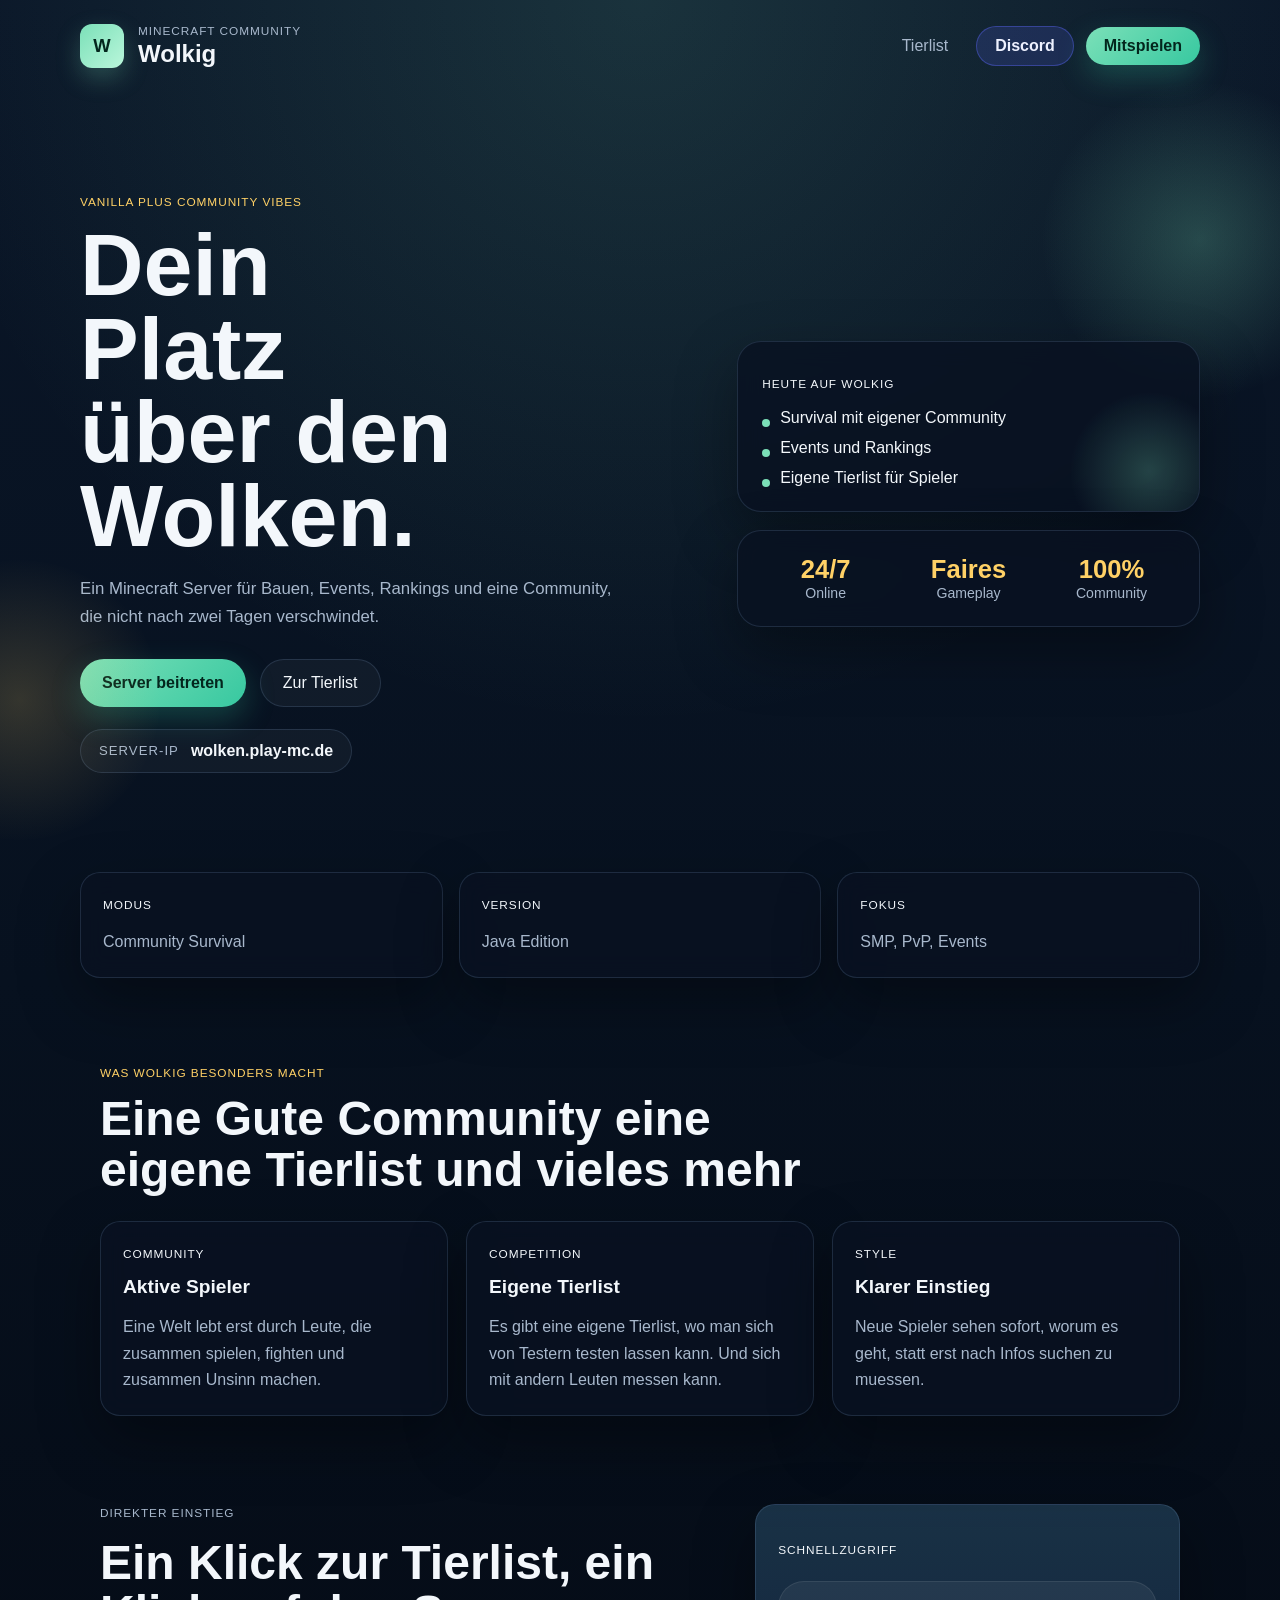
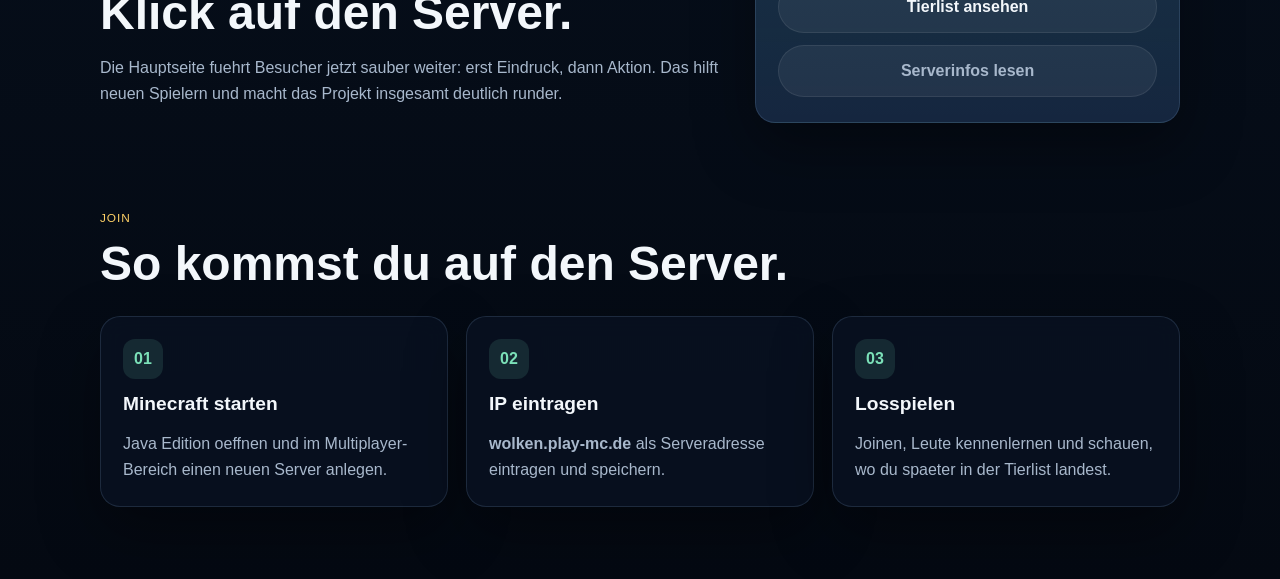
<file: index.html>
<!DOCTYPE html>
<html lang="de">
<head>
    <meta charset="UTF-8">
    <meta name="viewport" content="width=device-width, initial-scale=1.0">
    <link rel="stylesheet" href="style.css">
    <title>Wolkig Server</title>
</head>
<body>
    <header class="hero">
        <nav class="topbar">
            <div class="brand">
                <span class="brand-mark">W</span>
                <div>
                    <p class="eyebrow">Minecraft Community</p>
                    <h1>Wolkig</h1>
                </div>
            </div>

            <div class="nav-actions">
                <a href="tierlist.html" class="nav-link">Tierlist</a>
                <a href="https://discord.gg/HPPsvCpykZ" class="discord-button">Discord</a>
                <a href="#join" class="nav-button">Mitspielen</a>
            </div>
        </nav>

        <section class="hero-content">
            <div class="hero-copy">
                <p class="kicker">Vanilla plus Community Vibes</p>
                <h2>Dein Platz über den Wolken.</h2>
                <p class="hero-text">
                    Ein Minecraft Server für Bauen, Events, Rankings und eine Community,
                    die nicht nach zwei Tagen verschwindet.
                </p>

                <div class="hero-cta">
                    <a href="#join" class="primary-button">Server beitreten</a>
                    <a href="tierlist.html" class="secondary-button">Zur Tierlist</a>
                </div>

                <div class="server-pill">
                    <span class="server-label">Server-IP</span>
                    <strong>wolken.play-mc.de</strong>
                </div>
            </div>

            <div class="hero-panel">
                <div class="panel-card glow-card">
                    <p class="panel-label">Heute auf Wolkig</p>
                    <ul class="status-list">
                        <li>Survival mit eigener Community</li>
                        <li>Events und Rankings</li>
                        <li>Eigene Tierlist für Spieler</li>
                    </ul>
                </div>

                <div class="panel-card stats-card">
                    <div>
                        <span class="stat-number">24/7</span>
                        <span class="stat-label">Online</span>
                    </div>
                    <div>
                        <span class="stat-number">Faires</span>
                        <span class="stat-label">Gameplay</span>
                    </div>
                    <div>
                        <span class="stat-number">100%</span>
                        <span class="stat-label">Community</span>
                    </div>
                </div>
            </div>
        </section>
    </header>

    <main>
        <section class="info-strip">
            <div class="info-item">
                <span class="info-title">Modus</span>
                <p>Community Survival</p>
            </div>
            <div class="info-item">
                <span class="info-title">Version</span>
                <p>Java Edition</p>
            </div>
            <div class="info-item">
                <span class="info-title">Fokus</span>
                <p>SMP, PvP, Events</p>
            </div>
        </section>

        <section class="features">
            <div class="section-heading">
                <p class="kicker">Was Wolkig besonders macht</p>
                <h3>Eine Gute Community eine eigene Tierlist und vieles mehr </h3>
            </div>

            <div class="feature-grid">
                <article class="feature-card">
                    <span class="feature-tag">Community</span>
                    <h4>Aktive Spieler</h4>
                    <p>Eine Welt lebt erst durch Leute, die zusammen spielen, fighten und zusammen Unsinn machen.</p>
                </article>

                <article class="feature-card">
                    <span class="feature-tag">Competition</span>
                    <h4>Eigene Tierlist</h4>
                    <p>Es gibt eine eigene Tierlist, wo man sich von Testern testen lassen kann. Und sich mit andern Leuten messen kann.</p>
                </article>

                <article class="feature-card">
                    <span class="feature-tag">Style</span>
                    <h4>Klarer Einstieg</h4>
                    <p>Neue Spieler sehen sofort, worum es geht, statt erst nach Infos suchen zu muessen.</p>
                </article>
            </div>
        </section>

        <section class="showcase">
            <div class="showcase-copy">
                <p class="kicker">Direkter Einstieg</p>
                <h3>Ein Klick zur Tierlist, ein Klick auf den Server.</h3>
                <p>
                    Die Hauptseite fuehrt Besucher jetzt sauber weiter: erst Eindruck, dann Aktion.
                    Das hilft neuen Spielern und macht das Projekt insgesamt deutlich runder.
                </p>
            </div>

            <div class="showcase-card">
                <p class="mini-label">Schnellzugriff</p>
                <a href="tierlist.html" class="showcase-link">Tierlist ansehen</a>
                <a href="#join" class="showcase-link muted">Serverinfos lesen</a>
            </div>
        </section>

        <section class="join-section" id="join">
            <div class="section-heading">
                <p class="kicker">Join</p>
                <h3>So kommst du auf den Server.</h3>
            </div>

            <div class="join-grid">
                <div class="join-step">
                    <span>01</span>
                    <h4>Minecraft starten</h4>
                    <p>Java Edition oeffnen und im Multiplayer-Bereich einen neuen Server anlegen.</p>
                </div>

                <div class="join-step">
                    <span>02</span>
                    <h4>IP eintragen</h4>
                    <p><strong>wolken.play-mc.de</strong> als Serveradresse eintragen und speichern.</p>
                </div>

                <div class="join-step">
                    <span>03</span>
                    <h4>Losspielen</h4>
                    <p>Joinen, Leute kennenlernen und schauen, wo du spaeter in der Tierlist landest.</p>
                </div>
            </div>
        </section>
    </main>
</body>
</html>
</file>
<file: style.css>
:root {
    --bg: #07111f;
    --bg-soft: #0d1a2d;
    --panel: rgba(9, 18, 33, 0.82);
    --panel-strong: #10223b;
    --line: rgba(160, 205, 255, 0.14);
    --text: #f3f7fb;
    --muted: #a8b8cc;
    --accent: #7be0b8;
    --accent-strong: #37c8a0;
    --accent-warm: #ffd166;
    --shadow: 0 24px 60px rgba(0, 0, 0, 0.35);
}

* {
    box-sizing: border-box;
}

html {
    scroll-behavior: smooth;
}

body {
    margin: 0;
    font-family: "Trebuchet MS", "Segoe UI", sans-serif;
    color: var(--text);
    background:
        radial-gradient(circle at top, rgba(123, 224, 184, 0.14), transparent 32%),
        linear-gradient(180deg, #0a1628 0%, #07111f 45%, #040912 100%);
}

a {
    color: inherit;
    text-decoration: none;
}

.hero {
    min-height: 100vh;
    padding: 24px clamp(20px, 4vw, 56px) 56px;
    display: flex;
    flex-direction: column;
    position: relative;
    overflow: hidden;
}

.hero::before,
.hero::after {
    content: "";
    position: absolute;
    border-radius: 999px;
    pointer-events: none;
}

.hero::before {
    width: 320px;
    height: 320px;
    top: 80px;
    right: -80px;
    background: radial-gradient(circle, rgba(123, 224, 184, 0.24), transparent 70%);
}

.hero::after {
    width: 280px;
    height: 280px;
    left: -120px;
    bottom: 60px;
    background: radial-gradient(circle, rgba(255, 209, 102, 0.18), transparent 72%);
}

.topbar,
.hero-content,
.info-strip,
.features,
.showcase,
.join-section {
    width: min(1120px, 100%);
    margin: 0 auto;
}

.topbar {
    display: flex;
    justify-content: space-between;
    align-items: center;
    gap: 24px;
    margin-bottom: 56px;
}

.brand {
    display: flex;
    align-items: center;
    gap: 14px;
}

.brand-mark {
    width: 44px;
    height: 44px;
    border-radius: 12px;
    display: grid;
    place-items: center;
    font-weight: 800;
    font-size: 1.15rem;
    color: #03261d;
    background: linear-gradient(135deg, var(--accent), #baf6db);
    box-shadow: 0 10px 25px rgba(123, 224, 184, 0.25);
}

.eyebrow,
.kicker,
.panel-label,
.mini-label,
.info-title,
.feature-tag {
    text-transform: uppercase;
    letter-spacing: 0.08em;
    font-size: 0.74rem;
}

.brand h1,
.hero-copy h2,
.section-heading h3,
.showcase-copy h3,
.join-step h4,
.feature-card h4 {
    margin: 0;
}

.eyebrow {
    margin: 0 0 2px;
    color: var(--muted);
}

.nav-actions {
    display: flex;
    align-items: center;
    gap: 12px;
}

.nav-link,
.discord-button,
.nav-button,
.primary-button,
.secondary-button,
.showcase-link {
    border-radius: 999px;
    transition: transform 0.18s ease, background 0.18s ease, border-color 0.18s ease;
}

.nav-link {
    padding: 10px 16px;
    color: var(--muted);
}

.discord-button {
    padding: 10px 18px;
    background: rgba(88, 101, 242, 0.18);
    border: 1px solid rgba(88, 101, 242, 0.42);
    color: #eef1ff;
    font-weight: 700;
}

.nav-button,
.primary-button {
    background: linear-gradient(135deg, var(--accent), var(--accent-strong));
    color: #03261d;
    font-weight: 700;
    box-shadow: 0 12px 30px rgba(55, 200, 160, 0.26);
}

.nav-button {
    padding: 10px 18px;
}

.primary-button,
.secondary-button {
    display: inline-flex;
    align-items: center;
    justify-content: center;
    min-height: 48px;
    padding: 0 22px;
}

.secondary-button {
    border: 1px solid var(--line);
    background: rgba(255, 255, 255, 0.04);
    color: var(--text);
}

.nav-link:hover,
.discord-button:hover,
.nav-button:hover,
.primary-button:hover,
.secondary-button:hover,
.showcase-link:hover {
    transform: translateY(-2px);
}

.hero-content {
    display: grid;
    grid-template-columns: 1.2fr 0.9fr;
    gap: 40px;
    align-items: center;
    flex: 1;
}

.hero-copy h2 {
    font-size: clamp(2.8rem, 8vw, 5.5rem);
    line-height: 0.95;
    max-width: 8ch;
}

.kicker {
    margin: 0 0 14px;
    color: var(--accent-warm);
}

.hero-text,
.showcase-copy p,
.feature-card p,
.join-step p,
.info-item p {
    color: var(--muted);
    line-height: 1.65;
}

.hero-text {
    max-width: 58ch;
    margin: 18px 0 28px;
    font-size: 1.05rem;
}

.hero-cta {
    display: flex;
    flex-wrap: wrap;
    gap: 14px;
    margin-bottom: 22px;
}

.server-pill {
    display: inline-flex;
    align-items: center;
    gap: 12px;
    padding: 12px 18px;
    border: 1px solid var(--line);
    border-radius: 999px;
    background: rgba(255, 255, 255, 0.04);
}

.server-label {
    color: var(--muted);
    font-size: 0.82rem;
    text-transform: uppercase;
    letter-spacing: 0.08em;
}

.hero-panel {
    display: grid;
    gap: 18px;
}

.panel-card,
.feature-card,
.showcase-card,
.join-step,
.info-item {
    border: 1px solid var(--line);
    background: var(--panel);
    backdrop-filter: blur(12px);
    box-shadow: var(--shadow);
}

.panel-card {
    border-radius: 24px;
    padding: 24px;
}

.glow-card {
    position: relative;
    overflow: hidden;
}

.glow-card::after {
    content: "";
    position: absolute;
    inset: auto -30px -40px auto;
    width: 160px;
    height: 160px;
    background: radial-gradient(circle, rgba(123, 224, 184, 0.24), transparent 70%);
}

.status-list {
    margin: 18px 0 0;
    padding: 0;
    list-style: none;
    display: grid;
    gap: 12px;
}

.status-list li {
    position: relative;
    padding-left: 18px;
    color: var(--text);
}

.status-list li::before {
    content: "";
    position: absolute;
    left: 0;
    top: 10px;
    width: 8px;
    height: 8px;
    border-radius: 999px;
    background: var(--accent);
}

.stats-card {
    display: grid;
    grid-template-columns: repeat(3, 1fr);
    gap: 16px;
    text-align: center;
}

.stat-number {
    display: block;
    font-size: 1.6rem;
    font-weight: 800;
    color: var(--accent-warm);
}

.stat-label {
    color: var(--muted);
    font-size: 0.88rem;
}

.info-strip {
    margin-top: -28px;
    position: relative;
    z-index: 2;
    display: grid;
    grid-template-columns: repeat(3, 1fr);
    gap: 16px;
}

.info-item,
.feature-card,
.showcase-card,
.join-step {
    border-radius: 20px;
    padding: 22px;
}

.info-item p,
.feature-card p,
.join-step p {
    margin-bottom: 0;
}

.features,
.showcase,
.join-section {
    padding: 88px 20px 0;
}

.section-heading {
    max-width: 760px;
    margin-bottom: 26px;
}

.section-heading h3,
.showcase-copy h3 {
    font-size: clamp(1.8rem, 4vw, 3rem);
    line-height: 1.05;
}

.feature-grid,
.join-grid {
    display: grid;
    gap: 18px;
}

.feature-grid {
    grid-template-columns: repeat(3, 1fr);
}

.feature-card h4,
.join-step h4 {
    font-size: 1.2rem;
    margin-top: 14px;
}

.showcase {
    display: grid;
    grid-template-columns: 1.2fr 0.8fr;
    gap: 18px;
    align-items: stretch;
}

.showcase-card {
    display: flex;
    flex-direction: column;
    justify-content: center;
    gap: 12px;
    background:
        linear-gradient(180deg, rgba(123, 224, 184, 0.08), rgba(255, 255, 255, 0.02)),
        var(--panel-strong);
}

.showcase-link {
    display: inline-flex;
    justify-content: center;
    align-items: center;
    min-height: 52px;
    padding: 0 18px;
    font-weight: 700;
    background: rgba(255, 255, 255, 0.06);
    border: 1px solid rgba(255, 255, 255, 0.08);
}

.showcase-link.muted {
    color: var(--muted);
}

.join-grid {
    grid-template-columns: repeat(3, 1fr);
    padding-bottom: 72px;
}

.join-step span {
    display: inline-grid;
    place-items: center;
    width: 40px;
    height: 40px;
    border-radius: 12px;
    background: rgba(123, 224, 184, 0.12);
    color: var(--accent);
    font-weight: 800;
}

@media (max-width: 920px) {
    .hero-content,
    .feature-grid,
    .showcase,
    .join-grid,
    .info-strip {
        grid-template-columns: 1fr;
    }

    .hero {
        min-height: auto;
    }

    .topbar {
        align-items: flex-start;
        flex-direction: column;
    }

    .stats-card {
        grid-template-columns: 1fr;
    }

    .features,
    .showcase,
    .join-section {
        padding-top: 64px;
    }

    .info-strip {
        margin-top: 0;
        padding: 0 20px;
    }
}

@media (max-width: 620px) {
    .hero {
        padding-inline: 18px;
    }

    .nav-actions,
    .hero-cta {
        width: 100%;
    }

    .nav-actions {
        flex-wrap: wrap;
    }

    .nav-link,
    .discord-button,
    .nav-button,
    .primary-button,
    .secondary-button,
    .showcase-link {
        width: 100%;
    }

    .server-pill {
        width: 100%;
        flex-direction: column;
        align-items: flex-start;
        border-radius: 20px;
    }
}
</file>
